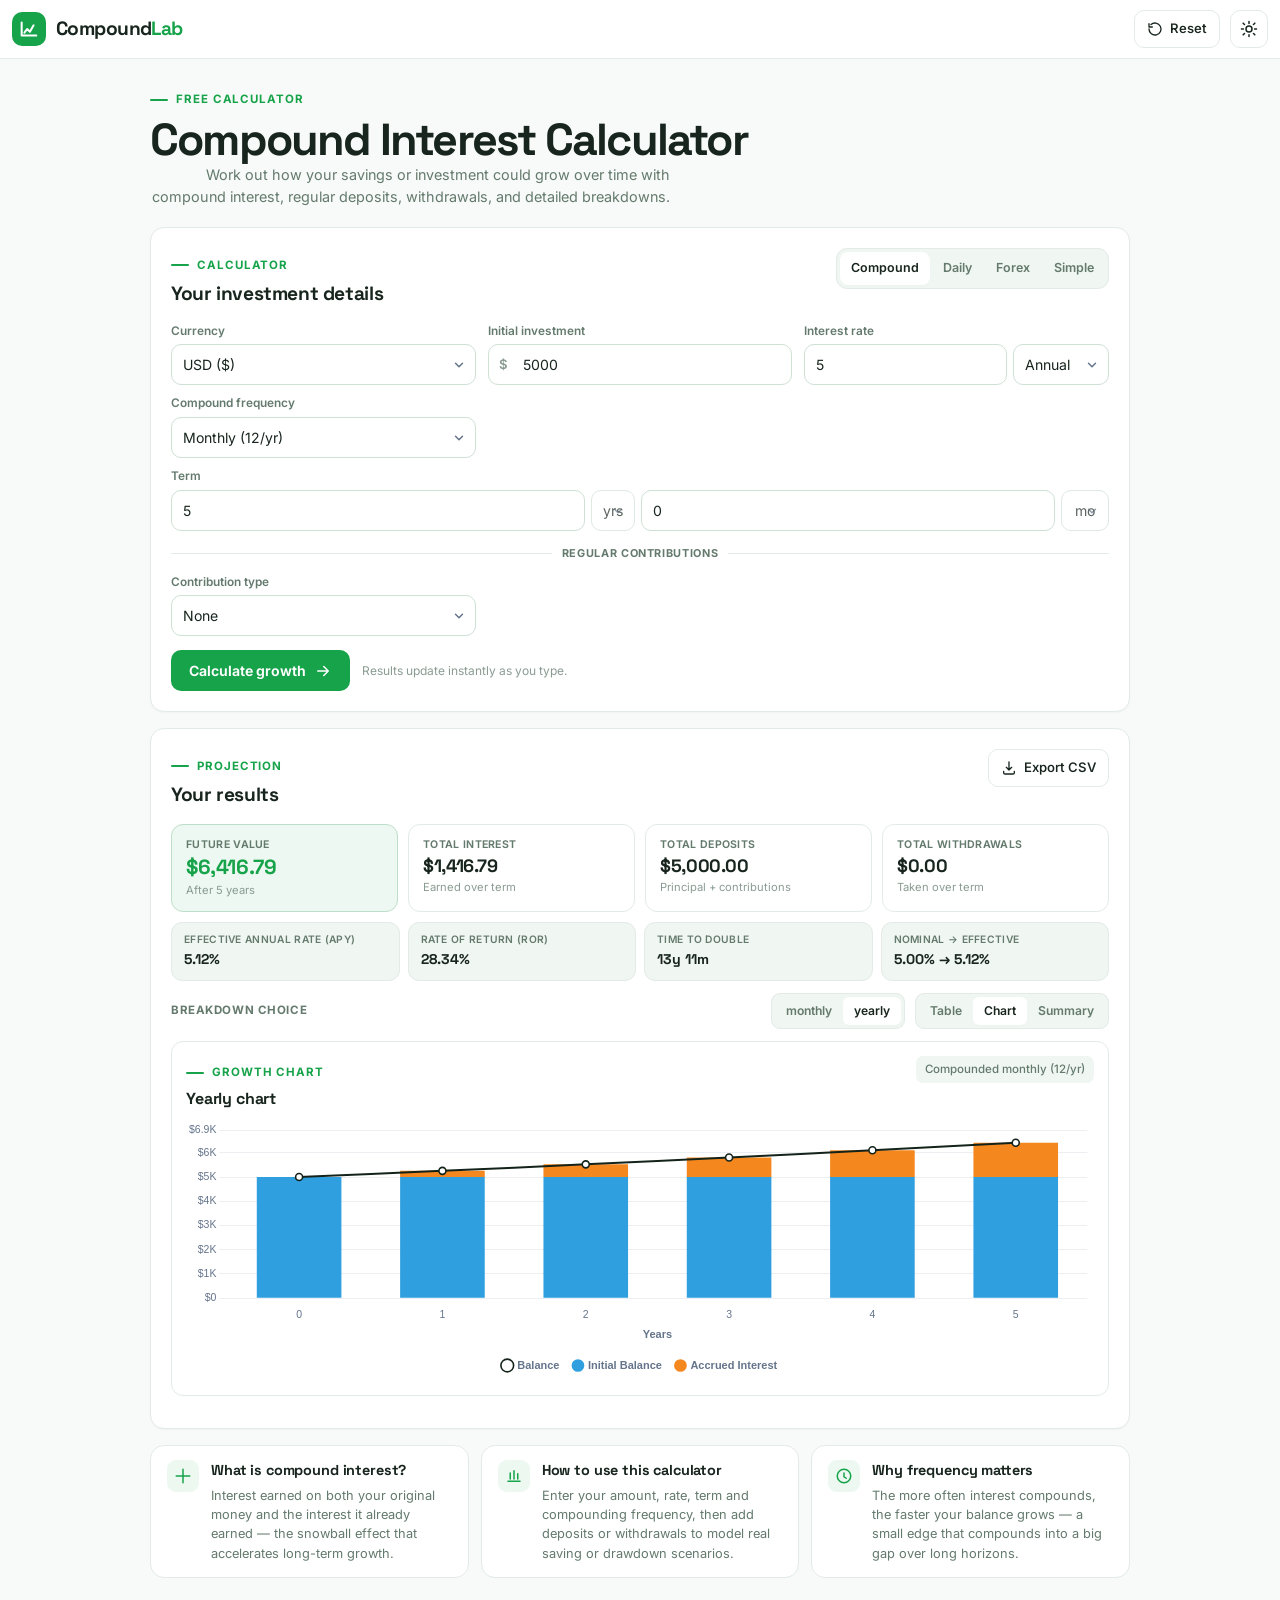
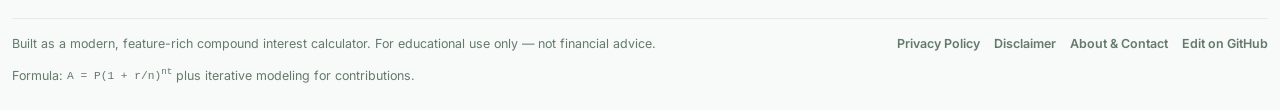
<file: index.html>
<!DOCTYPE html>
<html lang="en">
<head>
  <meta charset="UTF-8">
  <meta name="viewport" content="width=device-width, initial-scale=1.0">
  <title>Compound Interest Calculator — Free, with Deposits, Withdrawals & Charts</title>
  <meta name="description" content="Free compound interest calculator with regular deposits, withdrawals, monthly/yearly breakdowns, stacked growth chart and CSV export. See how your money grows over time.">
  <meta name="keywords" content="compound interest calculator, compound interest, savings calculator, investment growth, APY calculator, interest calculator, deposits and withdrawals">
  <meta name="author" content="CompoundLab">
  <meta name="robots" content="index, follow">
  <link rel="canonical" href="https://compoundinterestcalculatorlab.github.io/">
  <link rel="icon" href="favicon.svg" type="image/svg+xml">

  <meta property="og:type" content="website">
  <meta property="og:site_name" content="CompoundLab">
  <meta property="og:title" content="Compound Interest Calculator — Grow Your Money">
  <meta property="og:description" content="Model compound growth with deposits, withdrawals, a stacked growth chart and detailed breakdowns — free, no signup.">
  <meta property="og:url" content="https://compoundinterestcalculatorlab.github.io/">
  <meta property="og:image" content="https://compoundinterestcalculatorlab.github.io/og.png">
  <meta name="twitter:card" content="summary_large_image">
  <meta name="twitter:title" content="Compound Interest Calculator — Grow Your Money">
  <meta name="twitter:description" content="Deposits, withdrawals, stacked chart, monthly/yearly breakdowns. Free.">
  <meta name="twitter:image" content="https://compoundinterestcalculatorlab.github.io/og.png">
  <meta name="theme-color" content="#16a34a">

  <link rel="preconnect" href="https://fonts.googleapis.com">
  <link rel="preconnect" href="https://fonts.gstatic.com" crossorigin>
  <link href="https://fonts.googleapis.com/css2?family=Inter:wght@400;500;600;700;800&family=Space+Grotesk:wght@500;700&display=swap" rel="stylesheet">
  <link rel="stylesheet" href="styles.css">
  <script src="chart.umd.min.js"></script>
  <script type="application/ld+json">
  {
    "@context": "https://schema.org",
    "@type": "WebApplication",
    "name": "CompoundLab Compound Interest Calculator",
    "url": "https://compoundinterestcalculatorlab.github.io/",
    "applicationCategory": "FinanceApplication",
    "operatingSystem": "Any",
    "description": "Free compound interest calculator with deposits, withdrawals, stacked growth chart and monthly or yearly breakdowns.",
    "offers": { "@type": "Offer", "price": "0", "priceCurrency": "USD" }
  }
  </script>
</head>
<body>
  <div class="bg-orb orb-a"></div>
  <div class="bg-orb orb-b"></div>
  <div class="bg-grid"></div>

  <header class="site-header">
    <div class="container header-inner">
      <a class="brand" href="#" aria-label="Compound Interest Calculator home">
        <span class="brand-mark">
          <svg width="22" height="22" viewBox="0 0 24 24" fill="none" aria-hidden="true">
            <path d="M4 19V5m0 14h16M7 16l3-4 3 3 4-7" stroke="currentColor" stroke-width="2.2" stroke-linecap="round" stroke-linejoin="round"/>
          </svg>
        </span>
        <span class="brand-name">Compound<span>Lab</span></span>
      </a>
      <div class="header-actions">
        <button class="ghost-btn" id="resetBtn" type="button" title="Reset to defaults">
          <svg width="16" height="16" viewBox="0 0 24 24" fill="none" aria-hidden="true"><path d="M3 12a9 9 0 1 0 3-6.708" stroke="currentColor" stroke-width="2" stroke-linecap="round"/><path d="M3 4v5h5" stroke="currentColor" stroke-width="2" stroke-linecap="round" stroke-linejoin="round"/></svg>
          <span>Reset</span>
        </button>
        <button class="ghost-btn icon-only" id="themeBtn" type="button" aria-label="Toggle theme" title="Toggle theme">
          <svg class="icon-sun" width="18" height="18" viewBox="0 0 24 24" fill="none" aria-hidden="true"><circle cx="12" cy="12" r="4" stroke="currentColor" stroke-width="2"/><path d="M12 2v2.5M12 19.5V22M4.22 4.22l1.77 1.77M17.95 17.95l1.83 1.83M2 12h2.5M19.5 12H22M4.22 19.78l1.77-1.77M17.95 6.05l1.83-1.83" stroke="currentColor" stroke-width="2" stroke-linecap="round"/></svg>
          <svg class="icon-moon" width="18" height="18" viewBox="0 0 24 24" fill="none" aria-hidden="true"><path d="M21 12.79A9 9 0 1 1 11.21 3c.2 0 .4 0 .6.02A7 7 0 0 0 20.98 12.19c.02.2.02.4.02.6Z" stroke="currentColor" stroke-width="2" stroke-linecap="round" stroke-linejoin="round"/></svg>
        </button>
      </div>
    </div>
  </header>

  <main class="container main-content">
    <section class="hero">
      <p class="eyebrow">Free calculator</p>
      <h1>Compound Interest Calculator</h1>
      <p class="hero-sub">Work out how your savings or investment could grow over time with compound interest, regular deposits, withdrawals, and detailed breakdowns.</p>
    </section>

    <div class="calculator-shell">
      <section class="panel form-panel" aria-labelledby="calc-heading">
        <div class="panel-head">
          <div>
            <p class="panel-eyebrow">Calculator</p>
            <h2 id="calc-heading">Your investment details</h2>
          </div>
          <div class="mode-tabs" role="tablist" aria-label="Calculator mode">
            <button class="mode-tab active" role="tab" aria-selected="true" data-mode="compound">Compound</button>
            <button class="mode-tab" role="tab" aria-selected="false" data-mode="daily">Daily</button>
            <button class="mode-tab" role="tab" aria-selected="false" data-mode="forex">Forex</button>
            <button class="mode-tab" role="tab" aria-selected="false" data-mode="simple">Simple</button>
          </div>
        </div>

        <form id="calcForm" novalidate>
          <div class="field-grid form-top">
            <label class="field">
              <span class="field-label">Currency</span>
              <div class="input-wrap">
                <select id="currency" class="control">
                  <option value="USD" data-symbol="$" selected>USD ($)</option>
                  <option value="EUR" data-symbol="€">EUR (€)</option>
                  <option value="GBP" data-symbol="£">GBP (£)</option>
                  <option value="INR" data-symbol="₹">INR (₹)</option>
                  <option value="JPY" data-symbol="¥">JPY (¥)</option>
                  <option value="CAD" data-symbol="C$">CAD (C$)</option>
                  <option value="AUD" data-symbol="A$">AUD (A$)</option>
                  <option value="CHF" data-symbol="Fr">CHF (Fr)</option>
                </select>
              </div>
            </label>

            <label class="field">
              <span class="field-label">Initial investment</span>
              <div class="input-wrap has-prefix">
                <span class="affix prefix currency-symbol">$</span>
                <input id="principal" class="control" type="number" min="0" step="any" value="5000" inputmode="decimal">
              </div>
            </label>

            <label class="field">
              <span class="field-label">Interest rate</span>
              <div class="split-input">
                <input id="rate" class="control" type="number" min="0" step="any" value="5" inputmode="decimal">
                <select id="ratePeriod" class="control split-select">
                  <option value="daily">Daily</option>
                  <option value="weekly">Weekly</option>
                  <option value="monthly">Monthly</option>
                  <option value="quarterly">Quarterly</option>
                  <option value="annual" selected>Annual</option>
                </select>
              </div>
            </label>

            <label class="field compound-only">
              <span class="field-label">Compound frequency</span>
              <div class="input-wrap">
                <select id="compoundFrequency" class="control">
                  <option value="365">Daily (365/yr)</option>
                  <option value="360">Daily (360/yr)</option>
                  <option value="104">Semi-weekly (104/yr)</option>
                  <option value="52">Weekly (52/yr)</option>
                  <option value="26">Bi-weekly (26/yr)</option>
                  <option value="24">Semi-monthly (24/yr)</option>
                  <option value="12" selected>Monthly (12/yr)</option>
                  <option value="6">Bi-monthly (6/yr)</option>
                  <option value="4">Quarterly (4/yr)</option>
                  <option value="2">Half-yearly (2/yr)</option>
                  <option value="1">Yearly (1/yr)</option>
                  <option value="custom">Custom</option>
                </select>
              </div>
            </label>

            <label class="field compound-only custom-compound-field" id="customCompoundField" hidden>
              <span class="field-label">Compounds per year</span>
              <div class="input-wrap">
                <input id="customCompound" class="control" type="number" min="1" max="365" step="1" value="12" inputmode="numeric">
              </div>
            </label>

            <div class="field term-field">
              <span class="field-label">Term</span>
              <div class="split-input term-inputs">
                <input id="years" class="control" type="number" min="0" max="100" step="1" value="5" inputmode="numeric" aria-label="Years">
                <select id="yearsUnit" class="control split-select" disabled aria-hidden="true" tabindex="-1"><option>yrs</option></select>
                <input id="months" class="control" type="number" min="0" max="11" step="1" value="0" inputmode="numeric" aria-label="Months">
                <select id="monthsUnit" class="control split-select" disabled aria-hidden="true" tabindex="-1"><option>mo</option></select>
              </div>
            </div>
          </div>

          <div class="section-divider">
            <span>Regular contributions</span>
          </div>

          <div class="field-grid">
            <label class="field">
              <span class="field-label">Contribution type</span>
              <div class="input-wrap">
                <select id="contributionType" class="control">
                  <option value="none" selected>None</option>
                  <option value="deposits">Deposits only</option>
                  <option value="withdrawals">Withdrawals only</option>
                  <option value="both">Deposits & withdrawals</option>
                </select>
              </div>
            </label>

            <label class="field contribution-deposit">
              <span class="field-label">Deposit amount</span>
              <div class="input-wrap has-prefix">
                <span class="affix prefix currency-symbol">$</span>
                <input id="depositAmount" class="control" type="number" min="0" step="any" value="100" inputmode="decimal">
              </div>
            </label>

            <label class="field contribution-deposit">
              <span class="field-label">Deposit frequency</span>
              <div class="input-wrap">
                <select id="depositFrequency" class="control">
                  <option value="weekly">Weekly</option>
                  <option value="biweekly">Bi-weekly</option>
                  <option value="monthly" selected>Monthly</option>
                  <option value="quarterly">Quarterly</option>
                  <option value="halfyearly">Half-yearly</option>
                  <option value="yearly">Yearly</option>
                </select>
              </div>
            </label>

            <label class="field contribution-deposit">
              <span class="field-label">Deposits made at</span>
              <div class="input-wrap">
                <select id="depositTiming" class="control">
                  <option value="end" selected>End of period</option>
                  <option value="beginning">Beginning of period</option>
                </select>
              </div>
            </label>

            <label class="field contribution-deposit">
              <span class="field-label">Deposit increase</span>
              <div class="split-input">
                <input id="depositIncrease" class="control" type="number" min="0" step="any" value="0" inputmode="decimal">
                <select id="depositIncreaseType" class="control split-select">
                  <option value="percent" selected>%</option>
                  <option value="fixed">$</option>
                </select>
                <select id="depositIncreasePeriod" class="control split-select split-period">
                  <option value="yearly" selected>/ yr</option>
                  <option value="monthly">/ mo</option>
                </select>
              </div>
            </label>

            <label class="field contribution-withdrawal">
              <span class="field-label">Withdrawal amount</span>
              <div class="input-wrap has-prefix">
                <span class="affix prefix" id="withdrawAffix">$</span>
                <input id="withdrawAmount" class="control" type="number" min="0" step="any" value="0" inputmode="decimal">
              </div>
            </label>

            <label class="field contribution-withdrawal">
              <span class="field-label">Withdrawal type/frequency</span>
              <div class="input-wrap">
                <select id="withdrawType" class="control">
                  <option value="fixed_monthly" selected>Fixed amount monthly</option>
                  <option value="fixed_quarterly">Fixed amount quarterly</option>
                  <option value="fixed_halfyearly">Fixed amount half-yearly</option>
                  <option value="fixed_yearly">Fixed amount yearly</option>
                  <option value="percent_monthly">% of balance each month</option>
                  <option value="percent_quarterly">% of balance each quarter</option>
                  <option value="percent_yearly">% of balance each year</option>
                  <option value="earnings_monthly">% of earnings monthly</option>
                  <option value="earnings_yearly">% of earnings yearly</option>
                </select>
              </div>
            </label>

            <label class="field contribution-withdrawal">
              <span class="field-label">Withdrawal increase</span>
              <div class="split-input">
                <input id="withdrawIncrease" class="control" type="number" min="0" step="any" value="0" inputmode="decimal">
                <select id="withdrawIncreasePeriod" class="control split-select split-period">
                  <option value="yearly" selected>% / yr</option>
                  <option value="monthly">% / mo</option>
                </select>
              </div>
            </label>
          </div>

          <div class="form-actions">
            <button class="primary-btn" type="submit">
              <span>Calculate growth</span>
              <svg width="18" height="18" viewBox="0 0 24 24" fill="none" aria-hidden="true"><path d="M5 12h14m0 0-6-6m6 6-6 6" stroke="currentColor" stroke-width="2" stroke-linecap="round" stroke-linejoin="round"/></svg>
            </button>
            <p class="form-hint">Results update instantly as you type.</p>
          </div>
        </form>
      </section>

      <section class="panel results-panel" aria-live="polite">
        <div class="panel-head results-head">
          <div>
            <p class="panel-eyebrow">Projection</p>
            <h2>Your results</h2>
          </div>
          <div class="results-head-actions">
            <button class="ghost-btn" id="exportBtnTop" type="button" title="Export breakdown as CSV">
              <svg width="16" height="16" viewBox="0 0 24 24" fill="none" aria-hidden="true"><path d="M12 3v12m0 0 4-4m-4 4-4-4M4 17v2a2 2 0 0 0 2 2h12a2 2 0 0 0 2-2v-2" stroke="currentColor" stroke-width="2" stroke-linecap="round" stroke-linejoin="round"/></svg>
              <span>Export CSV</span>
            </button>
          </div>
        </div>

        <div class="stats-grid">
          <article class="stat-card hero-stat">
            <p class="stat-label">Future value</p>
            <p class="stat-value" id="futureValue">$0.00</p>
            <p class="stat-meta" id="futureMeta">After 5 years</p>
          </article>
          <article class="stat-card">
            <p class="stat-label">Total interest</p>
            <p class="stat-value" id="totalInterest">$0.00</p>
            <p class="stat-meta" id="interestMeta">Earned over term</p>
          </article>
          <article class="stat-card">
            <p class="stat-label">Total deposits</p>
            <p class="stat-value" id="totalDeposits">$0.00</p>
            <p class="stat-meta">Principal + contributions</p>
          </article>
          <article class="stat-card">
            <p class="stat-label">Total withdrawals</p>
            <p class="stat-value" id="totalWithdrawals">$0.00</p>
            <p class="stat-meta">Taken over term</p>
          </article>
        </div>

        <div class="insight-grid">
          <div class="insight-card">
            <span class="insight-label">Effective annual rate (APY)</span>
            <span class="insight-value" id="effectiveRate">0%</span>
          </div>
          <div class="insight-card">
            <span class="insight-label">Rate of return (RoR)</span>
            <span class="insight-value" id="rorValue">0%</span>
          </div>
          <div class="insight-card">
            <span class="insight-label">Time to double</span>
            <span class="insight-value" id="doubleTime">—</span>
          </div>
          <div class="insight-card">
            <span class="insight-label">Nominal → Effective</span>
            <span class="insight-value" id="rateCompare">0% → 0%</span>
          </div>
        </div>

        <div class="view-bar">
          <span class="view-bar-label">Breakdown choice</span>
          <div class="segmented" role="tablist" aria-label="Breakdown period">
            <button class="segmented-btn" data-period="monthly" role="tab" aria-selected="false">monthly</button>
            <button class="segmented-btn active" data-period="yearly" role="tab" aria-selected="true">yearly</button>
          </div>
          <div class="segmented" role="tablist" aria-label="Breakdown display">
            <button class="segmented-btn" data-view="table" role="tab" aria-selected="false">Table</button>
            <button class="segmented-btn active" data-view="chart" role="tab" aria-selected="true">Chart</button>
            <button class="segmented-btn" data-view="summary" role="tab" aria-selected="false">Summary</button>
          </div>
        </div>

        <div class="chart-card" id="chartCard">
          <div class="chart-head">
            <div>
              <p class="panel-eyebrow">Growth chart</p>
              <h3 id="chartTitle">Yearly chart</h3>
            </div>
            <div class="legend-note" id="chartNote">Compounded monthly</div>
          </div>
          <div class="chart-wrap">
            <canvas id="growthChart" aria-label="Growth chart" role="img"></canvas>
          </div>
        </div>

        <div class="summary-card" id="summaryCard" hidden>
          <div class="summary-head">
            <div>
              <p class="panel-eyebrow">Summary</p>
              <h3>At a glance</h3>
            </div>
          </div>
          <div class="summary-grid" id="summaryGrid"></div>
        </div>

        <div class="breakdown-card" id="tableCard">
          <div class="breakdown-head">
            <div>
              <p class="panel-eyebrow">Breakdown</p>
              <h3 id="breakdownTitle">Yearly detail</h3>
            </div>
            <button class="ghost-btn" id="exportBtn" type="button" title="Export breakdown as CSV">
              <svg width="16" height="16" viewBox="0 0 24 24" fill="none" aria-hidden="true"><path d="M12 3v12m0 0 4-4m-4 4-4-4M4 17v2a2 2 0 0 0 2 2h12a2 2 0 0 0 2-2v-2" stroke="currentColor" stroke-width="2" stroke-linecap="round" stroke-linejoin="round"/></svg>
              <span>Export CSV</span>
            </button>
          </div>
          <div class="table-wrap">
            <table class="breakdown-table">
              <thead>
                <tr>
                  <th id="periodCol">Year</th>
                  <th>Deposits</th>
                  <th>Withdrawals</th>
                  <th>Interest</th>
                  <th>Total deposits</th>
                  <th>Accrued interest</th>
                  <th>Balance</th>
                </tr>
              </thead>
              <tbody id="breakdownBody"></tbody>
            </table>
          </div>
        </div>
      </section>
    </div>

    <section class="info-grid">
      <article class="info-card">
        <div class="info-icon">
          <svg width="18" height="18" viewBox="0 0 24 24" fill="none" aria-hidden="true"><path d="M12 3v18M3 12h18" stroke="currentColor" stroke-width="2" stroke-linecap="round"/></svg>
        </div>
        <div class="info-body">
          <h3>What is compound interest?</h3>
          <p>Interest earned on both your original money and the interest it already earned — the snowball effect that accelerates long-term growth.</p>
        </div>
      </article>
      <article class="info-card">
        <div class="info-icon">
          <svg width="18" height="18" viewBox="0 0 24 24" fill="none" aria-hidden="true"><path d="M4 19h16M7 16V8m5 8V5m5 11v-7" stroke="currentColor" stroke-width="2" stroke-linecap="round"/></svg>
        </div>
        <div class="info-body">
          <h3>How to use this calculator</h3>
          <p>Enter your amount, rate, term and compounding frequency, then add deposits or withdrawals to model real saving or drawdown scenarios.</p>
        </div>
      </article>
      <article class="info-card">
        <div class="info-icon">
          <svg width="18" height="18" viewBox="0 0 24 24" fill="none" aria-hidden="true"><path d="M12 8v5l3 2M21 12a9 9 0 1 1-18 0 9 9 0 0 1 18 0Z" stroke="currentColor" stroke-width="2" stroke-linecap="round"/></svg>
        </div>
        <div class="info-body">
          <h3>Why frequency matters</h3>
          <p>The more often interest compounds, the faster your balance grows — a small edge that compounds into a big gap over long horizons.</p>
        </div>
      </article>
    </section>
  </main>

  <footer class="site-footer">
    <div class="container footer-inner">
      <p>Built as a modern, feature-rich compound interest calculator. For educational use only — not financial advice.</p>
      <nav class="footer-links" aria-label="Footer">
        <a href="privacy.html">Privacy Policy</a>
        <a href="disclaimer.html">Disclaimer</a>
        <a href="about.html">About &amp; Contact</a>
        <a href="https://github.com/pramod27co/compoundinterestcalculatorlab.github.io" target="_blank" rel="noopener">Edit on GitHub</a>
      </nav>
      <p class="footer-note">Formula: <span class="mono">A = P(1 + r/n)<sup>nt</sup></span> plus iterative modeling for contributions.</p>
    </div>
  </footer>

  <script src="app.js"></script>
</body>
</html>
</file>
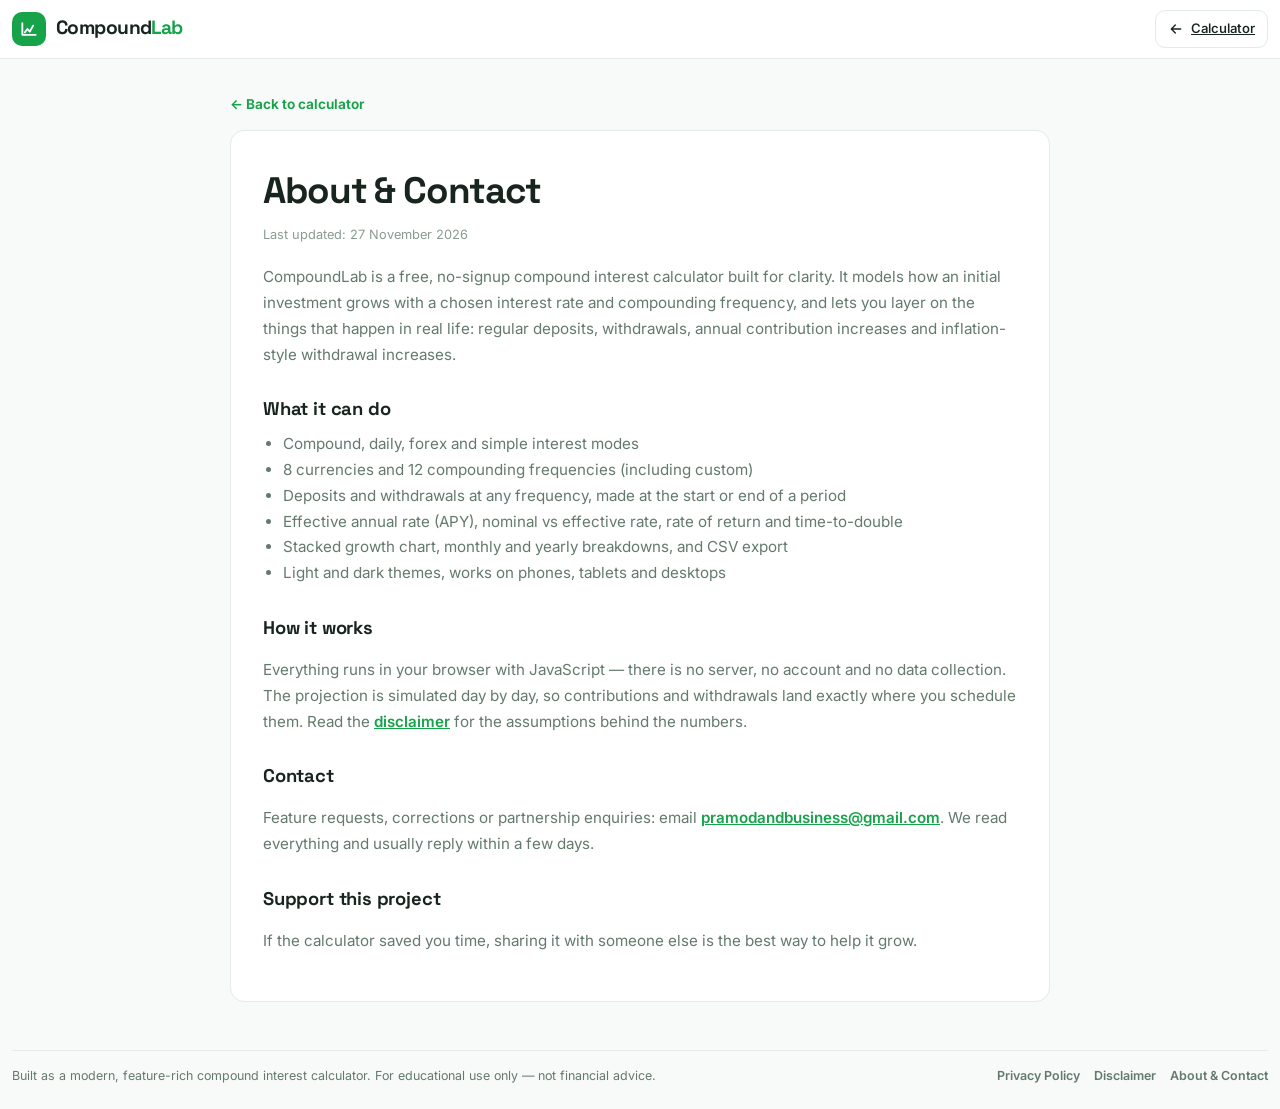
<file: about.html>
<!DOCTYPE html>
<html lang="en">
<head>
  <meta charset="UTF-8">
  <meta name="viewport" content="width=device-width, initial-scale=1.0">
  <title>About &amp; Contact — CompoundLab</title>
  <meta name="description" content="CompoundLab is a free, no-signup compound interest calculator with deposits, withdrawals, charts and detailed breakdowns.">
  <meta name="robots" content="index, follow">
  <link rel="canonical" href="https://compoundinterestcalculatorlab.github.io/about.html">
  <link rel="icon" href="favicon.svg" type="image/svg+xml">
  <meta name="theme-color" content="#16a34a">
  <link rel="preconnect" href="https://fonts.googleapis.com">
  <link rel="preconnect" href="https://fonts.gstatic.com" crossorigin>
  <link href="https://fonts.googleapis.com/css2?family=Inter:wght@400;500;600;700;800&family=Space+Grotesk:wght@500;700&display=swap" rel="stylesheet">
  <link rel="stylesheet" href="styles.css">
</head>
<body>
  <div class="bg-orb orb-a"></div>
  <div class="bg-grid"></div>

  <header class="site-header">
    <div class="container header-inner">
      <a class="brand" href="index.html" aria-label="CompoundLab home">
        <span class="brand-mark">
          <svg width="20" height="20" viewBox="0 0 24 24" fill="none" aria-hidden="true">
            <path d="M4 19V5m0 14h16M7 16l3-4 3 3 4-7" stroke="currentColor" stroke-width="2.2" stroke-linecap="round" stroke-linejoin="round"/>
          </svg>
        </span>
        <span class="brand-name">Compound<span>Lab</span></span>
      </a>
      <div class="header-actions">
        <a class="ghost-btn" href="index.html">
          <svg width="16" height="16" viewBox="0 0 24 24" fill="none" aria-hidden="true"><path d="M19 12H5m0 0 6-6m-6 6 6 6" stroke="currentColor" stroke-width="2" stroke-linecap="round" stroke-linejoin="round"/></svg>
          <span>Calculator</span>
        </a>
      </div>
    </div>
  </header>

  <main class="container page-shell">
    <a class="back-link" href="index.html">← Back to calculator</a>
    <article class="page-card">
      <h1>About &amp; Contact</h1>
      <p class="updated">Last updated: 27 November 2026</p>

      <p>CompoundLab is a free, no-signup compound interest calculator built for clarity. It models how an initial investment grows with a chosen interest rate and compounding frequency, and lets you layer on the things that happen in real life: regular deposits, withdrawals, annual contribution increases and inflation-style withdrawal increases.</p>

      <h2>What it can do</h2>
      <ul>
        <li>Compound, daily, forex and simple interest modes</li>
        <li>8 currencies and 12 compounding frequencies (including custom)</li>
        <li>Deposits and withdrawals at any frequency, made at the start or end of a period</li>
        <li>Effective annual rate (APY), nominal vs effective rate, rate of return and time-to-double</li>
        <li>Stacked growth chart, monthly and yearly breakdowns, and CSV export</li>
        <li>Light and dark themes, works on phones, tablets and desktops</li>
      </ul>

      <h2>How it works</h2>
      <p>Everything runs in your browser with JavaScript — there is no server, no account and no data collection. The projection is simulated day by day, so contributions and withdrawals land exactly where you schedule them. Read the <a href="disclaimer.html">disclaimer</a> for the assumptions behind the numbers.</p>

      <h2>Contact</h2>
      <p>Feature requests, corrections or partnership enquiries: email <a href="mailto:pramodandbusiness@gmail.com">pramodandbusiness@gmail.com</a>. We read everything and usually reply within a few days.</p>

      <h2>Support this project</h2>
      <p>If the calculator saved you time, sharing it with someone else is the best way to help it grow.</p>
    </article>
  </main>

  <footer class="site-footer">
    <div class="container footer-inner">
      <p>Built as a modern, feature-rich compound interest calculator. For educational use only — not financial advice.</p>
      <nav class="footer-links" aria-label="Footer">
        <a href="privacy.html">Privacy Policy</a>
        <a href="disclaimer.html">Disclaimer</a>
        <a href="about.html">About &amp; Contact</a>
      </nav>
    </div>
  </footer>
</body>
</html>
</file>
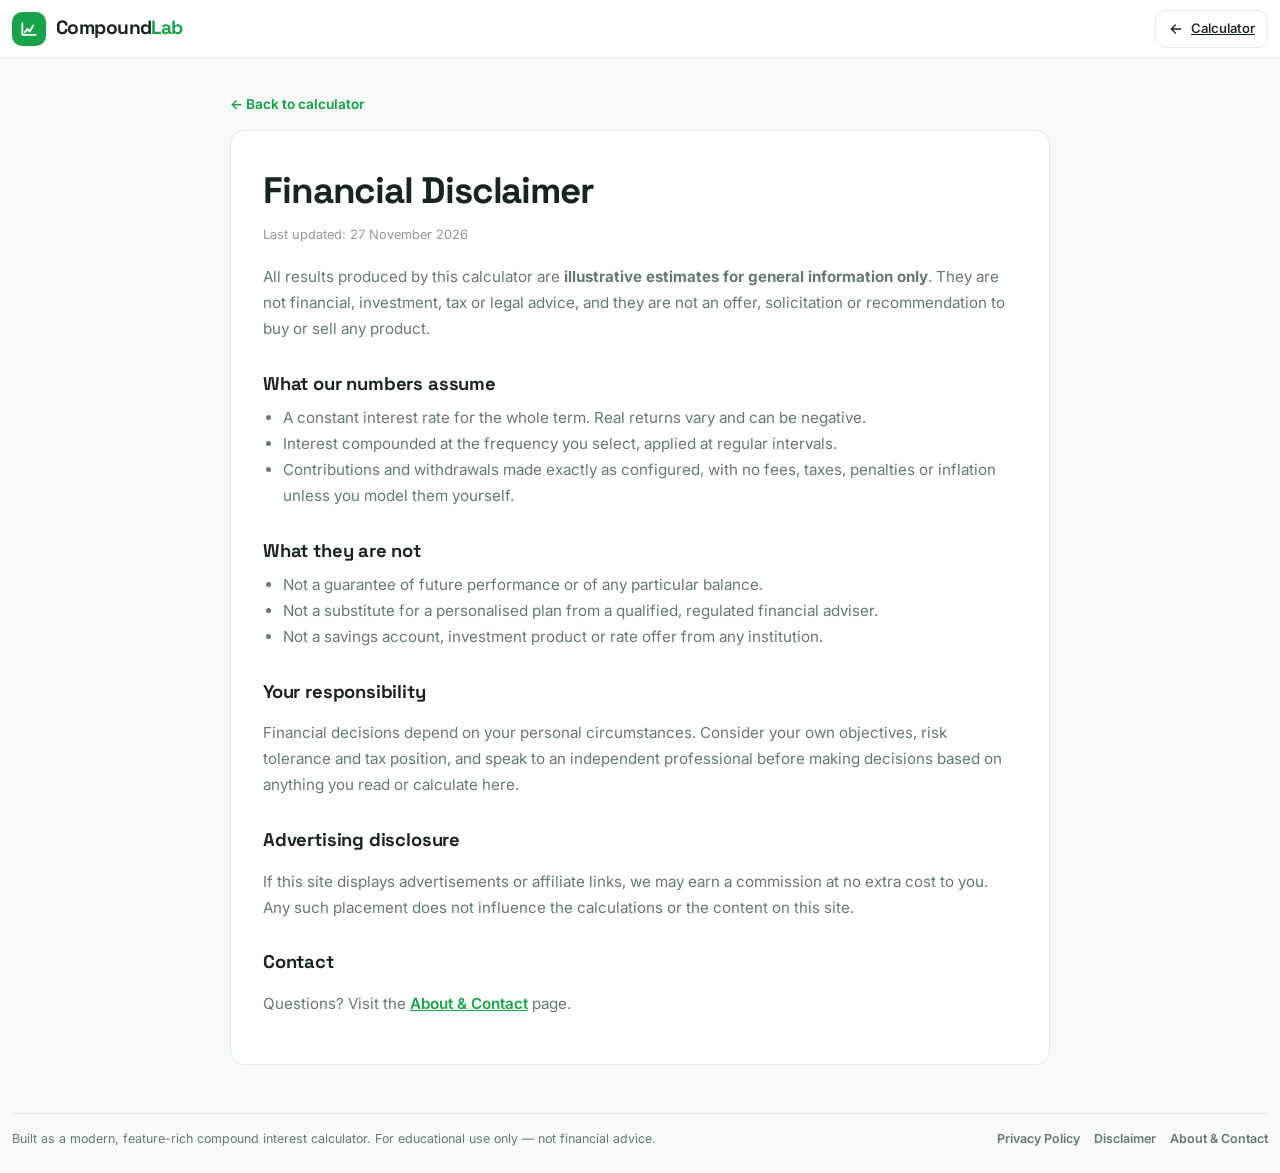
<file: disclaimer.html>
<!DOCTYPE html>
<html lang="en">
<head>
  <meta charset="UTF-8">
  <meta name="viewport" content="width=device-width, initial-scale=1.0">
  <title>Financial Disclaimer — CompoundLab</title>
  <meta name="description" content="CompoundLab provides illustrative calculations only and does not give financial, investment or tax advice.">
  <meta name="robots" content="index, follow">
  <link rel="canonical" href="https://compoundinterestcalculatorlab.github.io/disclaimer.html">
  <link rel="icon" href="favicon.svg" type="image/svg+xml">
  <meta name="theme-color" content="#16a34a">
  <link rel="preconnect" href="https://fonts.googleapis.com">
  <link rel="preconnect" href="https://fonts.gstatic.com" crossorigin>
  <link href="https://fonts.googleapis.com/css2?family=Inter:wght@400;500;600;700;800&family=Space+Grotesk:wght@500;700&display=swap" rel="stylesheet">
  <link rel="stylesheet" href="styles.css">
</head>
<body>
  <div class="bg-orb orb-a"></div>
  <div class="bg-grid"></div>

  <header class="site-header">
    <div class="container header-inner">
      <a class="brand" href="index.html" aria-label="CompoundLab home">
        <span class="brand-mark">
          <svg width="20" height="20" viewBox="0 0 24 24" fill="none" aria-hidden="true">
            <path d="M4 19V5m0 14h16M7 16l3-4 3 3 4-7" stroke="currentColor" stroke-width="2.2" stroke-linecap="round" stroke-linejoin="round"/>
          </svg>
        </span>
        <span class="brand-name">Compound<span>Lab</span></span>
      </a>
      <div class="header-actions">
        <a class="ghost-btn" href="index.html">
          <svg width="16" height="16" viewBox="0 0 24 24" fill="none" aria-hidden="true"><path d="M19 12H5m0 0 6-6m-6 6 6 6" stroke="currentColor" stroke-width="2" stroke-linecap="round" stroke-linejoin="round"/></svg>
          <span>Calculator</span>
        </a>
      </div>
    </div>
  </header>

  <main class="container page-shell">
    <a class="back-link" href="index.html">← Back to calculator</a>
    <article class="page-card">
      <h1>Financial Disclaimer</h1>
      <p class="updated">Last updated: 27 November 2026</p>

      <p>All results produced by this calculator are <strong>illustrative estimates for general information only</strong>. They are not financial, investment, tax or legal advice, and they are not an offer, solicitation or recommendation to buy or sell any product.</p>

      <h2>What our numbers assume</h2>
      <ul>
        <li>A constant interest rate for the whole term. Real returns vary and can be negative.</li>
        <li>Interest compounded at the frequency you select, applied at regular intervals.</li>
        <li>Contributions and withdrawals made exactly as configured, with no fees, taxes, penalties or inflation unless you model them yourself.</li>
      </ul>

      <h2>What they are not</h2>
      <ul>
        <li>Not a guarantee of future performance or of any particular balance.</li>
        <li>Not a substitute for a personalised plan from a qualified, regulated financial adviser.</li>
        <li>Not a savings account, investment product or rate offer from any institution.</li>
      </ul>

      <h2>Your responsibility</h2>
      <p>Financial decisions depend on your personal circumstances. Consider your own objectives, risk tolerance and tax position, and speak to an independent professional before making decisions based on anything you read or calculate here.</p>

      <h2>Advertising disclosure</h2>
      <p>If this site displays advertisements or affiliate links, we may earn a commission at no extra cost to you. Any such placement does not influence the calculations or the content on this site.</p>

      <h2>Contact</h2>
      <p>Questions? Visit the <a href="about.html">About &amp; Contact</a> page.</p>
    </article>
  </main>

  <footer class="site-footer">
    <div class="container footer-inner">
      <p>Built as a modern, feature-rich compound interest calculator. For educational use only — not financial advice.</p>
      <nav class="footer-links" aria-label="Footer">
        <a href="privacy.html">Privacy Policy</a>
        <a href="disclaimer.html">Disclaimer</a>
        <a href="about.html">About &amp; Contact</a>
      </nav>
    </div>
  </footer>
</body>
</html>
</file>
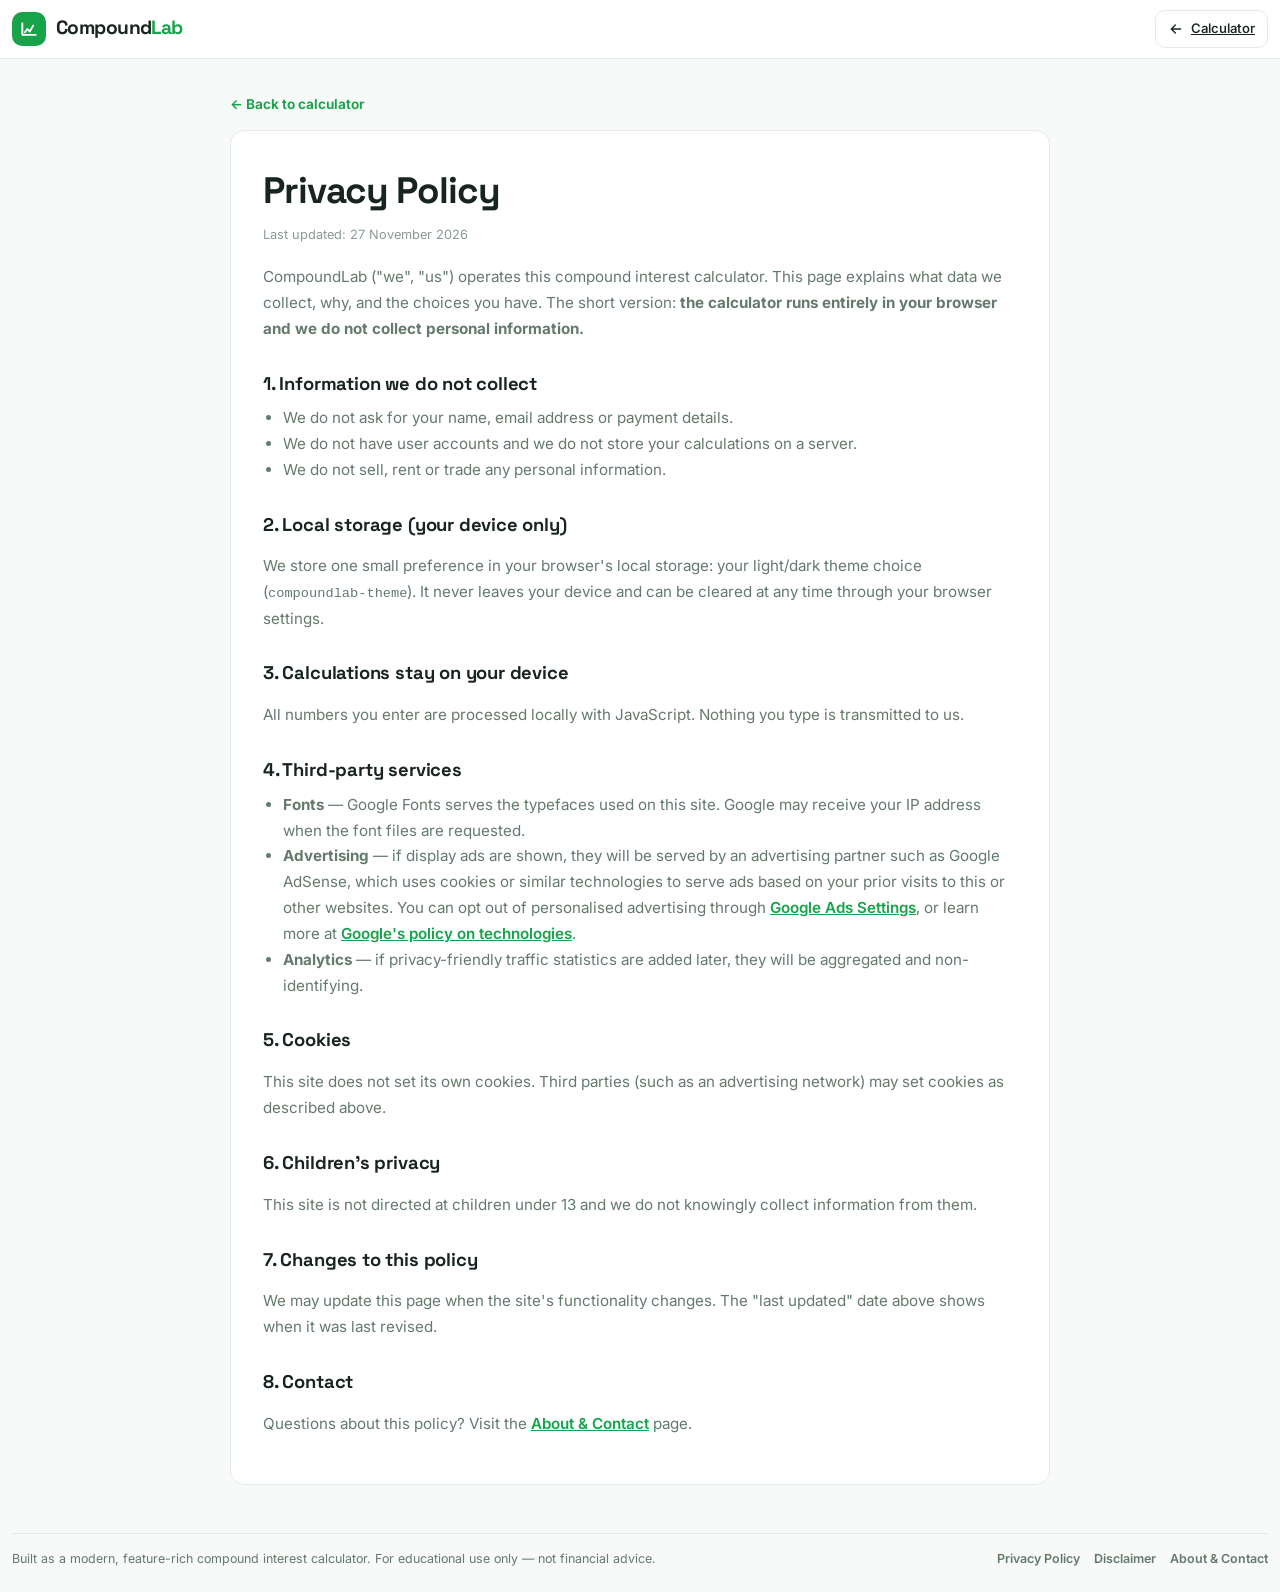
<file: privacy.html>
<!DOCTYPE html>
<html lang="en">
<head>
  <meta charset="UTF-8">
  <meta name="viewport" content="width=device-width, initial-scale=1.0">
  <title>Privacy Policy — CompoundLab</title>
  <meta name="description" content="How CompoundLab collects, uses and protects your data. We do not sell your personal information.">
  <meta name="robots" content="index, follow">
  <link rel="canonical" href="https://compoundinterestcalculatorlab.github.io/privacy.html">
  <link rel="icon" href="favicon.svg" type="image/svg+xml">
  <meta name="theme-color" content="#16a34a">
  <link rel="preconnect" href="https://fonts.googleapis.com">
  <link rel="preconnect" href="https://fonts.gstatic.com" crossorigin>
  <link href="https://fonts.googleapis.com/css2?family=Inter:wght@400;500;600;700;800&family=Space+Grotesk:wght@500;700&display=swap" rel="stylesheet">
  <link rel="stylesheet" href="styles.css">
</head>
<body>
  <div class="bg-orb orb-a"></div>
  <div class="bg-grid"></div>

  <header class="site-header">
    <div class="container header-inner">
      <a class="brand" href="index.html" aria-label="CompoundLab home">
        <span class="brand-mark">
          <svg width="20" height="20" viewBox="0 0 24 24" fill="none" aria-hidden="true">
            <path d="M4 19V5m0 14h16M7 16l3-4 3 3 4-7" stroke="currentColor" stroke-width="2.2" stroke-linecap="round" stroke-linejoin="round"/>
          </svg>
        </span>
        <span class="brand-name">Compound<span>Lab</span></span>
      </a>
      <div class="header-actions">
        <a class="ghost-btn" href="index.html">
          <svg width="16" height="16" viewBox="0 0 24 24" fill="none" aria-hidden="true"><path d="M19 12H5m0 0 6-6m-6 6 6 6" stroke="currentColor" stroke-width="2" stroke-linecap="round" stroke-linejoin="round"/></svg>
          <span>Calculator</span>
        </a>
      </div>
    </div>
  </header>

  <main class="container page-shell">
    <a class="back-link" href="index.html">← Back to calculator</a>
    <article class="page-card">
      <h1>Privacy Policy</h1>
      <p class="updated">Last updated: 27 November 2026</p>

      <p>CompoundLab ("we", "us") operates this compound interest calculator. This page explains what data we collect, why, and the choices you have. The short version: <strong>the calculator runs entirely in your browser and we do not collect personal information.</strong></p>

      <h2>1. Information we do not collect</h2>
      <ul>
        <li>We do not ask for your name, email address or payment details.</li>
        <li>We do not have user accounts and we do not store your calculations on a server.</li>
        <li>We do not sell, rent or trade any personal information.</li>
      </ul>

      <h2>2. Local storage (your device only)</h2>
      <p>We store one small preference in your browser's local storage: your light/dark theme choice (<span class="mono">compoundlab-theme</span>). It never leaves your device and can be cleared at any time through your browser settings.</p>

      <h2>3. Calculations stay on your device</h2>
      <p>All numbers you enter are processed locally with JavaScript. Nothing you type is transmitted to us.</p>

      <h2>4. Third-party services</h2>
      <ul>
        <li><strong>Fonts</strong> — Google Fonts serves the typefaces used on this site. Google may receive your IP address when the font files are requested.</li>
        <li><strong>Advertising</strong> — if display ads are shown, they will be served by an advertising partner such as Google AdSense, which uses cookies or similar technologies to serve ads based on your prior visits to this or other websites. You can opt out of personalised advertising through <a href="https://adssettings.google.com/" rel="noopener nofollow" target="_blank">Google Ads Settings</a>, or learn more at <a href="https://policies.google.com/technologies/ads" rel="noopener nofollow" target="_blank">Google's policy on technologies</a>.</li>
        <li><strong>Analytics</strong> — if privacy-friendly traffic statistics are added later, they will be aggregated and non-identifying.</li>
      </ul>

      <h2>5. Cookies</h2>
      <p>This site does not set its own cookies. Third parties (such as an advertising network) may set cookies as described above.</p>

      <h2>6. Children's privacy</h2>
      <p>This site is not directed at children under 13 and we do not knowingly collect information from them.</p>

      <h2>7. Changes to this policy</h2>
      <p>We may update this page when the site's functionality changes. The "last updated" date above shows when it was last revised.</p>

      <h2>8. Contact</h2>
      <p>Questions about this policy? Visit the <a href="about.html">About &amp; Contact</a> page.</p>
    </article>
  </main>

  <footer class="site-footer">
    <div class="container footer-inner">
      <p>Built as a modern, feature-rich compound interest calculator. For educational use only — not financial advice.</p>
      <nav class="footer-links" aria-label="Footer">
        <a href="privacy.html">Privacy Policy</a>
        <a href="disclaimer.html">Disclaimer</a>
        <a href="about.html">About &amp; Contact</a>
      </nav>
    </div>
  </footer>
</body>
</html>
</file>
<file: styles.css>
:root {
  --bg: #f7faf8;
  --bg-elev: #ffffff;
  --bg-elev-solid: #ffffff;
  --bg-soft: #f0f6f2;
  --text: #18251e;
  --muted: #647a6d;
  --muted-2: #8a9c92;
  --border: #e3ebe6;
  --border-strong: #cfe0d5;
  --primary: #16a34a;
  --primary-2: #0f766e;
  --primary-soft: rgba(22, 163, 74, 0.08);
  --success: #059669;
  --danger: #dc2626;
  --shadow: 0 1px 2px rgba(16, 24, 20, 0.03);
  --shadow-sm: 0 1px 2px rgba(16, 24, 20, 0.02);
  --radius: 14px;
  --radius-sm: 10px;
  --radius-xs: 8px;
  --transition: 160ms ease;
}

[data-theme="dark"] {
  --bg: #0f1713;
  --bg-elev: #141e19;
  --bg-elev-solid: #141e19;
  --bg-soft: #192620;
  --text: #edf5f0;
  --muted: #9bb0a5;
  --muted-2: #768d82;
  --border: #24362d;
  --border-strong: #335043;
  --primary: #4ade80;
  --primary-2: #2dd4bf;
  --primary-soft: rgba(74, 222, 128, 0.1);
  --success: #34d399;
  --danger: #f87171;
  --shadow: none;
  --shadow-sm: none;
}

*, *::before, *::after { box-sizing: border-box; }
html { scroll-behavior: smooth; }
body {
  margin: 0;
  min-height: 100vh;
  font-family: Inter, system-ui, -apple-system, sans-serif;
  color: var(--text);
  background: var(--bg);
  line-height: 1.5;
  overflow-x: hidden;
}
button, input, select { font: inherit; color: inherit; }
button { cursor: pointer; }

.bg-orb, .bg-grid { display: none; }

.container {
  width: min(1520px, calc(100% - 24px));
  margin: 0 auto;
  position: relative;
  z-index: 1;
}

.site-header {
  position: sticky;
  top: 0;
  z-index: 50;
  background: var(--bg-elev-solid);
  border-bottom: 1px solid var(--border);
}
.header-inner {
  display: flex;
  align-items: center;
  justify-content: space-between;
  gap: 12px;
  padding: 10px 0;
}
.brand {
  display: inline-flex;
  align-items: center;
  gap: 10px;
  text-decoration: none;
  color: var(--text);
  font-weight: 700;
}
.brand-mark {
  width: 34px; height: 34px;
  border-radius: 10px;
  display: grid; place-items: center;
  background: var(--primary);
  color: white;
}
.brand-name {
  font-family: "Space Grotesk", Inter, sans-serif;
  font-size: 1.2rem;
  letter-spacing: -0.03em;
}
.brand-name span { color: var(--primary); }
.header-actions { display: flex; gap: 10px; align-items: center; }

.ghost-btn {
  display: inline-flex;
  align-items: center;
  gap: 7px;
  padding: 8px 12px;
  border-radius: 10px;
  border: 1px solid var(--border);
  background: color-mix(in srgb, var(--bg-elev-solid) 70%, transparent);
  color: var(--text);
  font-size: 0.82rem;
  font-weight: 550;
  transition: all var(--transition);
}
.ghost-btn:hover { border-color: var(--border-strong); transform: translateY(-1px); background: var(--bg-elev-solid); }
.ghost-btn.icon-only { padding: 8px; width: 38px; height: 38px; justify-content: center; }
.icon-moon { display: none; }
[data-theme="dark"] .icon-sun { display: none; }
[data-theme="dark"] .icon-moon { display: block; }

.main-content { padding: 24px 0 40px; }
.hero { max-width: 980px; margin: 0 auto 20px; text-align: left; }
.hero > :first-child { max-width: 720px; }
.eyebrow, .panel-eyebrow {
  display: inline-flex;
  align-items: center;
  gap: 8px;
  font-size: 0.72rem;
  font-weight: 700;
  letter-spacing: 0.08em;
  text-transform: uppercase;
  color: var(--primary);
  margin: 0 0 6px;
}
.eyebrow::before, .panel-eyebrow::before {
  content: "";
  width: 18px; height: 2px;
  background: var(--primary);
  border-radius: 2px;
}
.hero h1 {
  font-family: "Space Grotesk", Inter, sans-serif;
  font-size: clamp(1.8rem, 3.6vw, 2.8rem);
  line-height: 1.1;
  letter-spacing: -0.04em;
  margin: 0;
  text-wrap: balance;
}
.gradient-text { color: var(--primary); }
.hero-sub {
  font-size: 0.9rem;
  color: var(--muted);
  margin: 0;
  max-width: 520px;
  line-height: 1.5;
  text-align: right;
}

.calculator-shell {
  display: grid;
  grid-template-columns: 1fr;
  gap: 16px;
  align-items: start;
  max-width: 980px;
  margin: 0 auto;
}
.panel {
  background: var(--bg-elev-solid);
  border: 1px solid var(--border);
  border-radius: var(--radius);
  box-shadow: var(--shadow);
}
.form-panel { padding: 20px; }
.results-panel { padding: 20px; min-width: 0; }
.panel-head {
  display: flex;
  align-items: flex-start;
  justify-content: space-between;
  gap: 12px;
  margin-bottom: 14px;
}
.panel-head h2 {
  font-family: "Space Grotesk", Inter, sans-serif;
  font-size: 1.2rem;
  margin: 0;
  letter-spacing: -0.02em;
}

.mode-tabs {
  display: inline-flex;
  padding: 3px;
  background: var(--bg-soft);
  border-radius: 11px;
  border: 1px solid var(--border);
  gap: 2px;
  flex-shrink: 0;
}
.mode-tab {
  padding: 7px 11px;
  border: 0;
  border-radius: 8px;
  background: transparent;
  color: var(--muted);
  font-size: 0.78rem;
  font-weight: 600;
  transition: all var(--transition);
  white-space: nowrap;
}
.mode-tab.active {
  background: var(--bg-elev-solid);
  color: var(--text);
  box-shadow: var(--shadow-sm);
}

.field-grid {
  display: grid;
  grid-template-columns: repeat(3, minmax(0, 1fr));
  gap: 10px 12px;
}
.field { display: flex; flex-direction: column; gap: 4px; min-width: 0; }
.field[hidden] { display: none !important; }
.field-label {
  font-size: 0.74rem;
  font-weight: 600;
  color: var(--muted);
  white-space: nowrap;
  overflow: hidden;
  text-overflow: ellipsis;
}
.input-wrap { position: relative; display: flex; align-items: center; }
.control {
  width: 100%;
  padding: 9px 11px;
  border-radius: 10px;
  border: 1px solid var(--border-strong);
  background: color-mix(in srgb, var(--bg-elev-solid) 84%, transparent);
  color: var(--text);
  font-size: 0.88rem;
  transition: all var(--transition);
  appearance: none;
}
.control:focus {
  outline: none;
  border-color: color-mix(in srgb, var(--primary) 60%, var(--border));
  box-shadow: 0 0 0 4px var(--primary-soft);
}
.control:hover:not(:focus) { border-color: color-mix(in srgb, var(--muted) 40%, var(--border)); }
select.control {
  padding-right: 30px;
  background-image: url("data:image/svg+xml,%3Csvg xmlns='http://www.w3.org/2000/svg' width='14' height='14' viewBox='0 0 24 24' fill='none' stroke='%2364748b' stroke-width='2.5' stroke-linecap='round' stroke-linejoin='round'%3E%3Cpath d='m6 9 6 6 6-6'/%3E%3C/svg%3E");
  background-repeat: no-repeat;
  background-position: right 9px center;
  cursor: pointer;
}
.has-prefix .control { padding-left: 34px; }
.has-suffix .control { padding-right: 34px; }
.affix {
  position: absolute;
  color: var(--muted-2);
  font-weight: 600;
  font-size: 0.82rem;
  pointer-events: none;
  z-index: 1;
}
.prefix { left: 11px; }
.suffix { right: 11px; }

.split-input { display: flex; gap: 6px; }
.split-input .control { flex: 1; min-width: 0; }
.split-select { width: 82px !important; flex: 0 0 82px !important; }
.split-select:disabled { opacity: 0.7; cursor: default; text-align: center; padding: 0 4px; }
.split-period { width: 88px !important; flex: 0 0 88px !important; padding-left: 8px; padding-right: 24px; }
#yearsUnit { flex: 0 0 44px !important; width: 44px !important; }
#monthsUnit { flex: 0 0 48px !important; width: 48px !important; }
#ratePeriod { flex: 0 0 96px !important; width: 96px !important; }
.form-top .field { min-width: 0; }
.form-top > .field:last-child { grid-column: 1 / -1; }
.info-body { min-width: 0; }

.section-divider {
  display: flex;
  align-items: center;
  gap: 10px;
  margin: 14px 0 12px;
  color: var(--muted);
  font-size: 0.68rem;
  font-weight: 700;
  letter-spacing: 0.06em;
  text-transform: uppercase;
}
.section-divider::before, .section-divider::after {
  content: "";
  flex: 1;
  height: 1px;
  background: var(--border);
}
.section-divider span { white-space: nowrap; }

.form-actions {
  margin-top: 14px;
  display: flex;
  align-items: center;
  gap: 12px;
  flex-wrap: wrap;
}
.primary-btn {
  display: inline-flex;
  align-items: center;
  justify-content: center;
  gap: 8px;
  padding: 10px 18px;
  border-radius: 10px;
  border: 0;
  background: var(--primary);
  color: white;
  font-weight: 650;
  font-size: 0.88rem;
  transition: background var(--transition), transform var(--transition);
}
.primary-btn:hover { background: #15803d; }
.primary-btn:active { transform: translateY(1px); }
.primary-btn:active { transform: translateY(0); }
.form-hint { margin: 0; font-size: 0.75rem; color: var(--muted-2); }

/* Results */
.results-head-actions { display: flex; gap: 8px; }
.stats-grid {
  display: grid;
  grid-template-columns: repeat(4, minmax(0, 1fr));
  gap: 10px;
  margin-bottom: 10px;
}
.stat-card {
  padding: 12px 14px;
  border-radius: 12px;
  background: var(--bg-elev-solid);
  border: 1px solid var(--border);
  min-width: 0;
}
.stat-card.hero-stat {
  background: var(--primary-soft);
  border-color: color-mix(in srgb, var(--primary) 18%, var(--border));
}
.stat-label {
  margin: 0 0 3px;
  font-size: 0.66rem;
  font-weight: 650;
  letter-spacing: 0.03em;
  text-transform: uppercase;
  color: var(--muted);
}
.stat-value {
  margin: 0;
  font-family: "Space Grotesk", Inter, sans-serif;
  font-size: clamp(1.05rem, 1.4vw, 1.35rem);
  font-weight: 700;
  letter-spacing: -0.02em;
  line-height: 1.15;
  overflow-wrap: anywhere;
}
.hero-stat .stat-value { color: var(--primary); font-size: clamp(1.15rem, 1.6vw, 1.55rem); }
.stat-meta { margin: 3px 0 0; font-size: 0.7rem; color: var(--muted-2); }

.insight-grid {
  display: grid;
  grid-template-columns: repeat(4, minmax(0, 1fr));
  gap: 8px;
  margin-bottom: 12px;
}
.insight-card {
  padding: 9px 12px;
  border-radius: 11px;
  background: var(--bg-soft);
  border: 1px solid var(--border);
  display: flex;
  flex-direction: column;
  gap: 2px;
  min-width: 0;
}
.insight-label { font-size: 0.64rem; font-weight: 600; color: var(--muted); text-transform: uppercase; letter-spacing: 0.03em; white-space: nowrap; overflow: hidden; text-overflow: ellipsis; }
.insight-value { font-size: 0.88rem; font-weight: 700; font-family: "Space Grotesk", Inter, sans-serif; overflow-wrap: anywhere; }

.chart-card, .breakdown-card {
  background: var(--bg-elev-solid);
  border: 1px solid var(--border);
  border-radius: 12px;
  padding: 14px;
}
.chart-card { margin-bottom: 12px; }
.chart-head, .breakdown-head {
  display: flex;
  align-items: flex-start;
  justify-content: space-between;
  gap: 12px;
  margin-bottom: 10px;
}
.chart-head h3, .breakdown-head h3 {
  margin: 0;
  font-family: "Space Grotesk", Inter, sans-serif;
  font-size: 1rem;
  letter-spacing: -0.01em;
}
.legend-note { font-size: 0.72rem; color: var(--muted); font-weight: 500; padding: 5px 9px; background: var(--bg-soft); border-radius: 7px; }
.chart-wrap { position: relative; width: 100%; height: 260px; }
.chart-wrap canvas { width: 100% !important; height: 100% !important; }

.view-bar {
  display: flex;
  align-items: center;
  gap: 10px;
  flex-wrap: wrap;
  margin-bottom: 12px;
}
.view-bar-label {
  font-size: 0.72rem;
  font-weight: 700;
  text-transform: uppercase;
  letter-spacing: 0.05em;
  color: var(--muted);
  margin-right: auto;
}

.summary-card {
  background: var(--bg-elev-solid);
  border: 1px solid var(--border);
  border-radius: 12px;
  padding: 16px;
  margin-bottom: 12px;
}
.summary-head { display: flex; align-items: flex-start; justify-content: space-between; gap: 12px; margin-bottom: 12px; }
.summary-head h3 { margin: 0; font-family: "Space Grotesk", Inter, sans-serif; font-size: 1rem; letter-spacing: -0.01em; }
.summary-grid {
  display: grid;
  grid-template-columns: repeat(3, minmax(0, 1fr));
  gap: 8px;
}
.summary-row {
  display: flex;
  align-items: baseline;
  justify-content: space-between;
  gap: 10px;
  padding: 10px 12px;
  background: var(--bg-soft);
  border: 1px solid var(--border);
  border-radius: 10px;
  font-size: 0.78rem;
}
.summary-row span { color: var(--muted); font-weight: 600; }
.summary-row strong {
  font-family: "Space Grotesk", Inter, sans-serif;
  font-size: 0.85rem;
  text-align: right;
  overflow-wrap: anywhere;
}

.segmented {
  display: inline-flex;
  padding: 3px;
  background: var(--bg-soft);
  border-radius: 9px;
  border: 1px solid var(--border);
}
.segmented-btn {
  padding: 5px 11px;
  border: 0;
  border-radius: 6px;
  background: transparent;
  font-size: 0.76rem;
  font-weight: 600;
  color: var(--muted);
  transition: all var(--transition);
}
.segmented-btn.active { background: var(--bg-elev-solid); color: var(--text); box-shadow: var(--shadow-sm); }

.table-wrap {
  overflow: auto;
  max-height: 300px;
  border-radius: 12px;
  border: 1px solid var(--border);
}
.breakdown-table {
  width: 100%;
  border-collapse: separate;
  border-spacing: 0;
  font-size: 0.78rem;
  min-width: 640px;
}
.breakdown-table th {
  position: sticky;
  top: 0;
  z-index: 1;
  text-align: right;
  padding: 9px 11px;
  font-size: 0.66rem;
  font-weight: 700;
  text-transform: uppercase;
  letter-spacing: 0.04em;
  color: var(--muted);
  background: color-mix(in srgb, var(--bg-elev-solid) 96%, var(--bg));
  border-bottom: 1px solid var(--border);
  white-space: nowrap;
}
.breakdown-table th:first-child, .breakdown-table td:first-child { text-align: left; }
.breakdown-table td {
  padding: 8px 11px;
  text-align: right;
  border-bottom: 1px solid var(--border);
  white-space: nowrap;
  font-variant-numeric: tabular-nums;
}
.breakdown-table tbody tr:last-child td { border-bottom: 0; }
.breakdown-table tbody tr:hover td { background: color-mix(in srgb, var(--primary-soft) 40%, transparent); }
.breakdown-table .num-positive { color: var(--success); }
.breakdown-table .num-negative { color: var(--danger); }
.breakdown-table .num-muted { color: var(--muted-2); }

.info-grid {
  display: grid;
  grid-template-columns: repeat(3, minmax(0, 1fr));
  gap: 12px;
  margin-top: 16px;
  max-width: 980px;
  margin-left: auto;
  margin-right: auto;
}
.info-card {
  display: flex;
  align-items: flex-start;
  gap: 12px;
  padding: 14px 16px;
  background: var(--bg-elev-solid);
  border: 1px solid var(--border);
  border-radius: 14px;
}
.info-icon {
  width: 32px; height: 32px;
  flex: 0 0 32px;
  border-radius: 9px;
  display: grid; place-items: center;
  background: var(--primary-soft);
  color: var(--primary);
  margin-bottom: 0;
}
.info-card h3 {
  margin: 0 0 4px;
  font-size: 0.9rem;
  font-family: "Space Grotesk", Inter, sans-serif;
  letter-spacing: -0.01em;
}
.info-card p { margin: 0; color: var(--muted); font-size: 0.8rem; line-height: 1.5; }

.site-footer {
  padding: 0 0 24px;
  position: relative;
  z-index: 1;
}
.footer-inner {
  padding-top: 16px;
  border-top: 1px solid var(--border);
  display: flex;
  justify-content: space-between;
  gap: 12px;
  flex-wrap: wrap;
  color: var(--muted);
  font-size: 0.78rem;
}
.footer-inner p { margin: 0; }
.footer-links { display: flex; gap: 14px; flex-wrap: wrap; }
.footer-links a { color: var(--muted); text-decoration: none; font-weight: 600; transition: color var(--transition); }
.footer-links a:hover { color: var(--primary); text-decoration: underline; }
.mono { font-family: ui-monospace, SFMono-Regular, Menlo, monospace; font-size: 0.9em; }

/* Static pages (privacy / disclaimer / about) */
.page-shell { max-width: 820px; margin: 0 auto; padding: 32px 0 48px; }
.page-card {
  background: var(--bg-elev-solid);
  border: 1px solid var(--border);
  border-radius: var(--radius);
  padding: 32px;
}
.page-card h1 {
  font-family: "Space Grotesk", Inter, sans-serif;
  font-size: clamp(1.7rem, 4vw, 2.3rem);
  letter-spacing: -0.03em;
  margin: 0 0 6px;
}
.page-card h2 {
  font-family: "Space Grotesk", Inter, sans-serif;
  font-size: 1.15rem;
  letter-spacing: -0.01em;
  margin: 28px 0 8px;
}
.page-card p, .page-card li { color: var(--muted); font-size: 0.95rem; line-height: 1.7; }
.page-card ul { padding-left: 20px; margin: 8px 0; }
.page-card .updated { font-size: 0.8rem; color: var(--muted-2); margin: 0 0 18px; }
.page-card a { color: var(--primary); font-weight: 600; }
.back-link {
  display: inline-flex;
  align-items: center;
  gap: 7px;
  font-size: 0.85rem;
  font-weight: 650;
  color: var(--primary);
  text-decoration: none;
  margin-bottom: 16px;
}
.back-link:hover { text-decoration: underline; }

@media (max-width: 1100px) {
  .calculator-shell { grid-template-columns: 1fr; }
  .form-panel { position: static !important; }
  .results-panel { min-width: 0; }
  .field-grid { grid-template-columns: repeat(3, minmax(0, 1fr)); }
  .hero { flex-direction: column; align-items: flex-start; }
  .hero-sub { text-align: left; max-width: 100%; }
}
@media (max-width: 720px) {
  .main-content { padding: 14px 0 24px; }
  .form-panel, .results-panel { padding: 14px; border-radius: 16px; }
  .field-grid { grid-template-columns: repeat(2, minmax(0, 1fr)); }
  .stats-grid { grid-template-columns: repeat(2, minmax(0, 1fr)); }
  .insight-grid { grid-template-columns: repeat(2, minmax(0, 1fr)); }
  .summary-grid { grid-template-columns: repeat(2, minmax(0, 1fr)); }
  .info-grid { grid-template-columns: 1fr; }
  .panel-head { flex-direction: column; align-items: stretch; gap: 8px; }
  .mode-tabs { width: 100%; overflow-x: auto; }
  .mode-tab { flex: 1; padding: 7px 9px; font-size: 0.75rem; white-space: nowrap; }
  .chart-wrap { height: 230px; }
  .summary-grid { grid-template-columns: 1fr; }
  .header-inner { padding: 10px 0; }
  .brand-name { font-size: 1.1rem; }
  .ghost-btn span { display: none; }
  .ghost-btn { padding: 8px; width: 38px; justify-content: center; }
}
@media (max-width: 460px) {
  .container { width: min(1520px, calc(100% - 20px)); }
  .stats-grid { grid-template-columns: 1fr 1fr; gap: 8px; }
  .stat-card { padding: 10px 12px; }
  .stat-value { font-size: 1.05rem; }
  .hero-stat .stat-value { font-size: 1.15rem; }
  .insight-grid { grid-template-columns: 1fr 1fr; }
  .field-grid { grid-template-columns: 1fr 1fr; }
  .form-actions { flex-direction: column; align-items: stretch; }
  .primary-btn { width: 100%; }
  .form-hint { text-align: center; }
}

@media (prefers-reduced-motion: reduce) {
  *, *::before, *::after { animation-duration: 0.01ms !important; transition-duration: 0.01ms !important; scroll-behavior: auto !important; }
}
</file>
